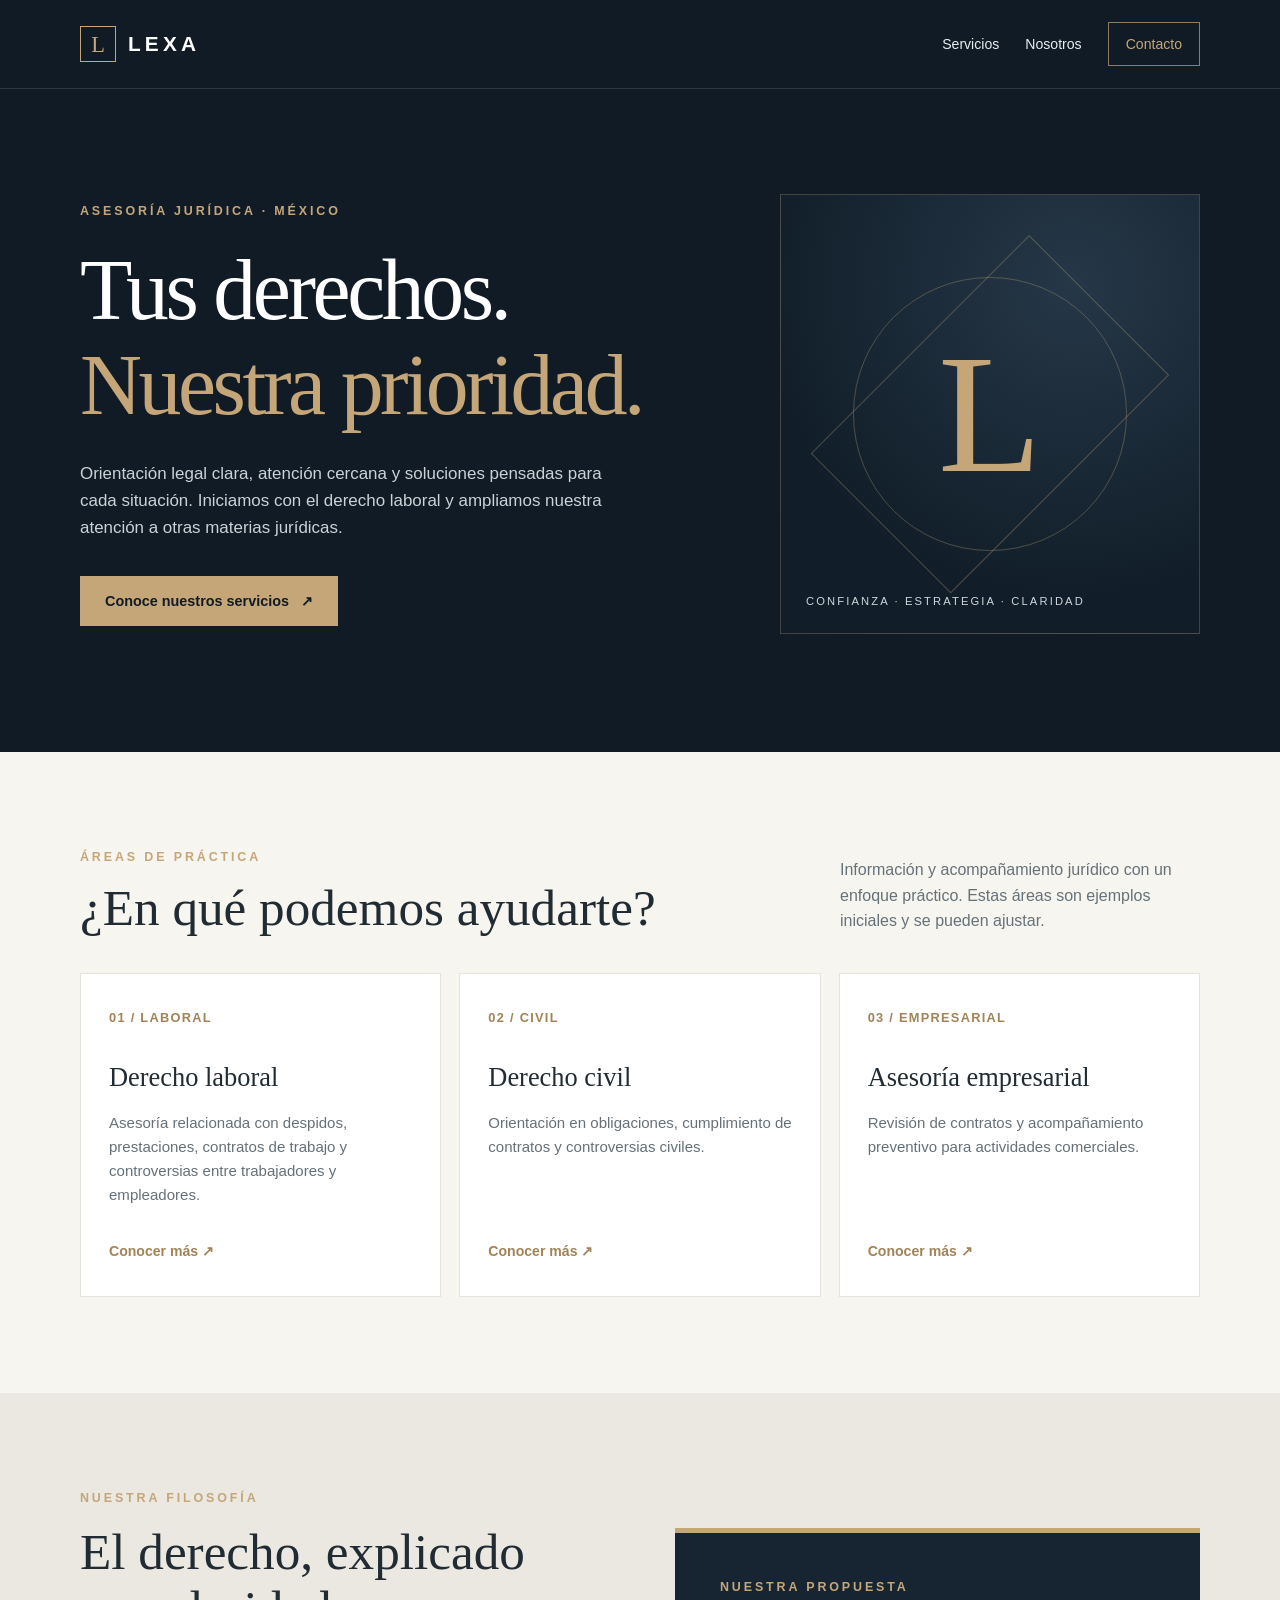
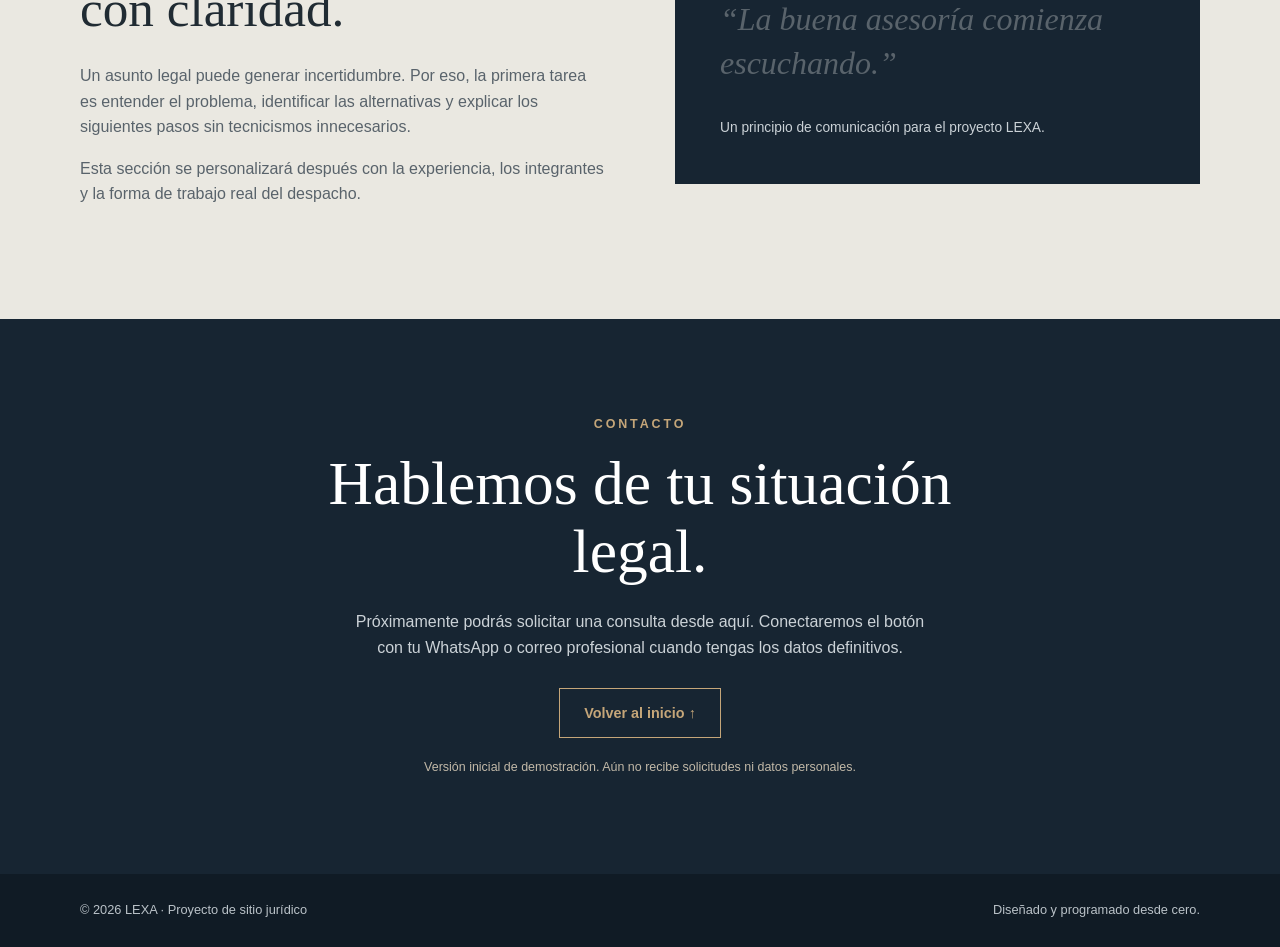
<file: index.html>
<!DOCTYPE html>
<html lang="es">
<head>
  <meta charset="UTF-8">
  <meta name="viewport" content="width=device-width, initial-scale=1.0">
  <meta name="description" content="LEXA: orientación y acompañamiento jurídico en asuntos laborales, civiles y empresariales en México.">
  <title>LEXA | Asesoría jurídica</title>
  <link rel="stylesheet" href="styles.css">
</head>
<body>
  <a class="skip" href="#contenido">Saltar al contenido</a>

  <header class="header" id="inicio">
    <div class="container header-inner">
      <a class="logo" href="#inicio" aria-label="LEXA, ir al inicio"><span class="logo-symbol">L</span>LEXA</a>
      <nav class="nav" aria-label="Navegación principal">
        <a href="#servicios">Servicios</a>
        <a href="#nosotros">Nosotros</a>
        <a class="nav-contact" href="#contacto">Contacto</a>
      </nav>
    </div>
  </header>

  <main id="contenido">
    <section class="hero" aria-labelledby="hero-title">
      <div class="container hero-inner">
        <div>
          <div class="eyebrow">Asesoría jurídica · México</div>
          <h1 id="hero-title">Tus derechos.<br><em>Nuestra prioridad.</em></h1>
          <p class="hero-text">Orientación legal clara, atención cercana y soluciones pensadas para cada situación. Iniciamos con el derecho laboral y ampliamos nuestra atención a otras materias jurídicas.</p>
          <a class="btn btn-primary" href="#servicios">Conoce nuestros servicios <span aria-hidden="true">↗</span></a>
        </div>
        <div class="hero-art" aria-hidden="true">
          <span class="art-letter">L</span>
          <span class="art-caption">Confianza · Estrategia · Claridad</span>
        </div>
      </div>
    </section>

    <section class="section" id="servicios" aria-labelledby="servicios-title">
      <div class="container">
        <div class="section-heading">
          <div><div class="eyebrow">Áreas de práctica</div><h2 id="servicios-title">¿En qué podemos ayudarte?</h2></div>
          <p>Información y acompañamiento jurídico con un enfoque práctico. Estas áreas son ejemplos iniciales y se pueden ajustar.</p>
        </div>
        <div class="services">
          <article class="service-card">
            <div class="service-number">01 / LABORAL</div>
            <h3>Derecho laboral</h3>
            <p>Asesoría relacionada con despidos, prestaciones, contratos de trabajo y controversias entre trabajadores y empleadores.</p>
            <a class="card-bottom" href="laboral.html">Conocer más ↗</a>
          </article>
          <article class="service-card">
            <div class="service-number">02 / CIVIL</div>
            <h3>Derecho civil</h3>
            <p>Orientación en obligaciones, cumplimiento de contratos y controversias civiles.</p>
            <a class="card-bottom" href="#contacto">Conocer más ↗</a>
          </article>
          <article class="service-card">
            <div class="service-number">03 / EMPRESARIAL</div>
            <h3>Asesoría empresarial</h3>
            <p>Revisión de contratos y acompañamiento preventivo para actividades comerciales.</p>
            <a class="card-bottom" href="#contacto">Conocer más ↗</a>
          </article>
        </div>
      </div>
    </section>

    <section class="section about" id="nosotros" aria-labelledby="nosotros-title">
      <div class="container about-inner">
        <div>
          <div class="eyebrow">Nuestra filosofía</div>
          <h2 id="nosotros-title">El derecho, explicado con claridad.</h2>
          <p>Un asunto legal puede generar incertidumbre. Por eso, la primera tarea es entender el problema, identificar las alternativas y explicar los siguientes pasos sin tecnicismos innecesarios.</p>
          <p>Esta sección se personalizará después con la experiencia, los integrantes y la forma de trabajo real del despacho.</p>
        </div>
        <div class="about-panel">
          <div class="eyebrow">Nuestra propuesta</div>
          <p class="quote">“La buena asesoría comienza escuchando.”</p>
          <p>Un principio de comunicación para el proyecto LEXA.</p>
        </div>
      </div>
    </section>

    <section class="section contact" id="contacto" aria-labelledby="contacto-title">
      <div class="container">
        <div class="eyebrow">Contacto</div>
        <h2 id="contacto-title">Hablemos de tu situación legal.</h2>
        <p>Próximamente podrás solicitar una consulta desde aquí. Conectaremos el botón con tu WhatsApp o correo profesional cuando tengas los datos definitivos.</p>
        <a class="btn btn-outline" href="#inicio">Volver al inicio ↑</a>
        <div class="contact-note">Versión inicial de demostración. Aún no recibe solicitudes ni datos personales.</div>
      </div>
    </section>
  </main>

  <footer class="footer">
    <div class="container footer-inner">
      <span>© 2026 LEXA · Proyecto de sitio jurídico</span>
      <span>Diseñado y programado desde cero.</span>
    </div>
  </footer>
</body>
</html>
</file>
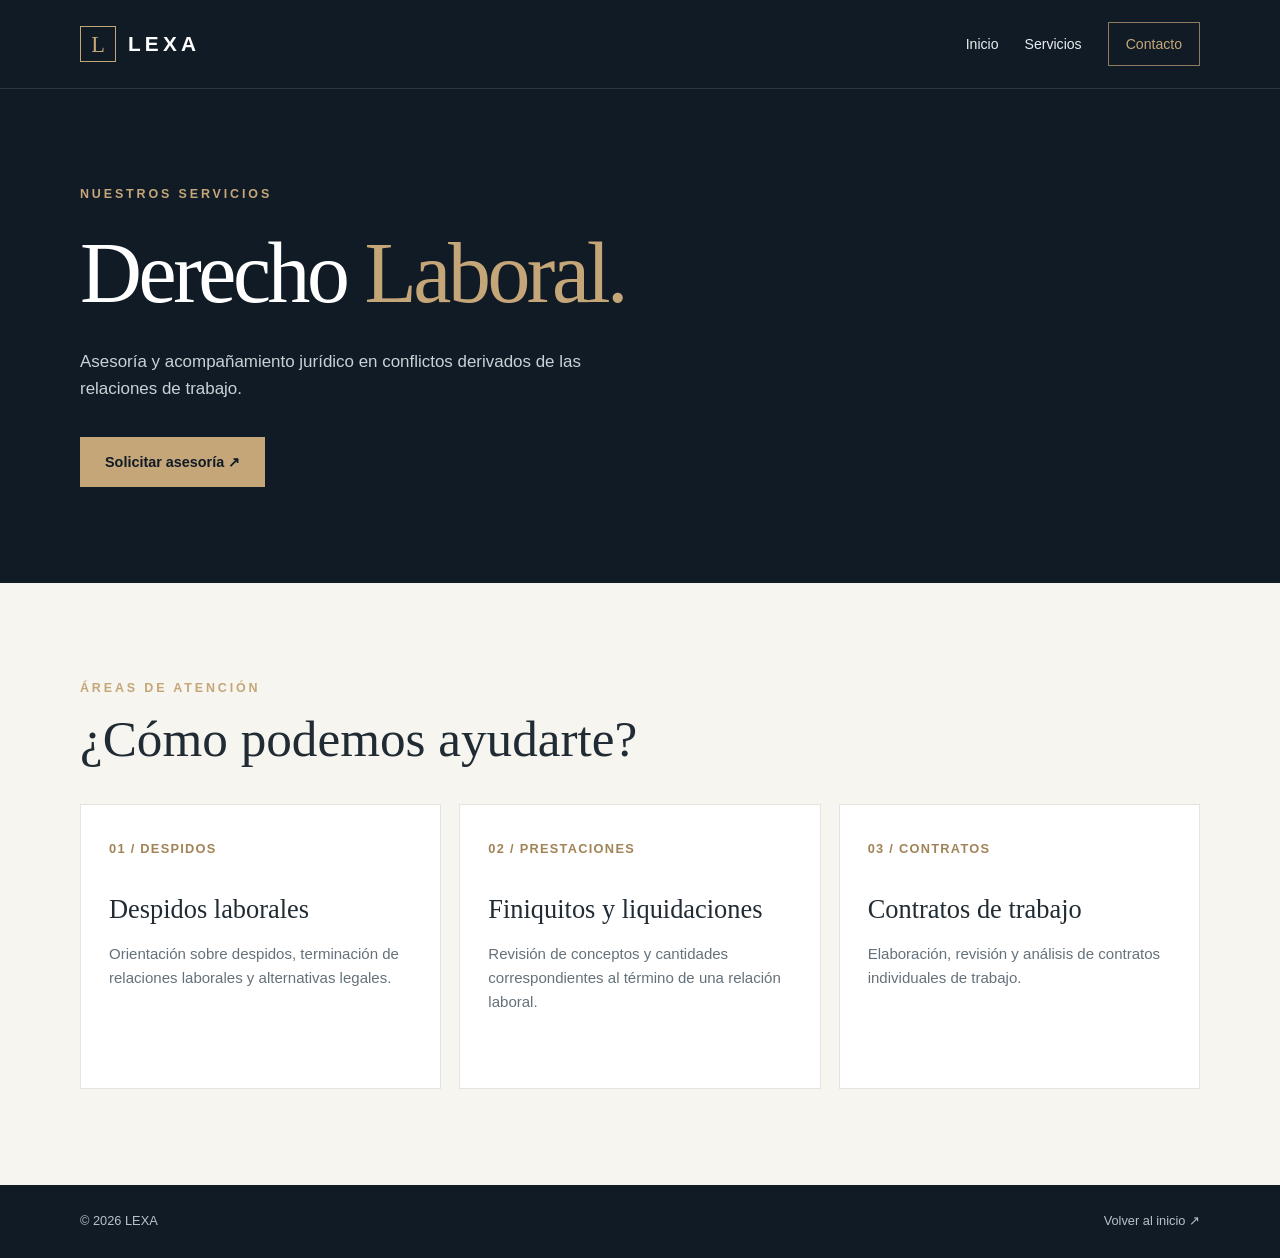
<file: laboral.html>
<!DOCTYPE html>
<html lang="es">
<head>
  <meta charset="UTF-8">
  <meta name="viewport" content="width=device-width, initial-scale=1.0">
  <meta name="description" content="Asesoría jurídica en materia laboral. Conoce los servicios de LEXA.">
  <title>Derecho Laboral | LEXA</title>
  <link rel="stylesheet" href="styles.css">
</head>

<body>
  <header class="header">
    <div class="container header-inner">
      <a class="logo" href="index.html">
        <span class="logo-symbol">L</span>LEXA
      </a>

      <nav class="nav" aria-label="Navegación principal">
        <a href="index.html">Inicio</a>
        <a href="index.html#servicios">Servicios</a>
        <a class="nav-contact" href="index.html#contacto">Contacto</a>
      </nav>
    </div>
  </header>

  <main id="contenido">
    <section class="hero section">
      <div class="container">
        <div class="eyebrow">Nuestros servicios</div>
        <h1>Derecho <em>Laboral.</em></h1>
        <p class="hero-text">
          Asesoría y acompañamiento jurídico en conflictos
          derivados de las relaciones de trabajo.
        </p>
        <a class="btn btn-primary" href="index.html#contacto">
          Solicitar asesoría ↗
        </a>
      </div>
    </section>

    <section class="section">
      <div class="container">
        <div class="section-heading">
          <div>
            <div class="eyebrow">Áreas de atención</div>
            <h2>¿Cómo podemos ayudarte?</h2>
          </div>
        </div>

        <div class="services">
          <article class="service-card">
            <div class="service-number">01 / DESPIDOS</div>
            <h3>Despidos laborales</h3>
            <p>
              Orientación sobre despidos, terminación de
              relaciones laborales y alternativas legales.
            </p>
          </article>

          <article class="service-card">
            <div class="service-number">02 / PRESTACIONES</div>
            <h3>Finiquitos y liquidaciones</h3>
            <p>
              Revisión de conceptos y cantidades
              correspondientes al término de una relación laboral.
            </p>
          </article>

          <article class="service-card">
            <div class="service-number">03 / CONTRATOS</div>
            <h3>Contratos de trabajo</h3>
            <p>
              Elaboración, revisión y análisis de contratos
              individuales de trabajo.
            </p>
          </article>
        </div>
      </div>
    </section>
  </main>

  <footer class="footer">
    <div class="container footer-inner">
      <span>© 2026 LEXA</span>
      <a href="index.html">Volver al inicio ↗</a>
    </div>
  </footer>
</body>
</html>
</file>
<file: styles.css>
:root {
      --navy: #172532;
      --navy-deep: #101b25;
      --paper: #f7f5ef;
      --white: #fff;
      --gold: #c5a679;
      --ink: #202b33;
      --muted: #65717a;
      --line: #e5e3dc;
    }

    * { box-sizing: border-box; }
    html { scroll-behavior: smooth; }
    body { margin: 0; font-family: -apple-system, BlinkMacSystemFont, "Segoe UI", Arial, sans-serif; background: var(--paper); color: var(--ink); line-height: 1.6; }
    a { color: inherit; text-decoration: none; }
    button, a { -webkit-tap-highlight-color: transparent; }
    a:focus-visible { outline: 3px solid var(--gold); outline-offset: 4px; }
    .container { width: min(1120px, calc(100% - 40px)); margin-inline: auto; }
    .skip { position: absolute; left: -9999px; top: 10px; background: white; color: black; padding: 8px; z-index: 10; }
    .skip:focus { left: 10px; }

    /* Encabezado y navegación */
    .header { background: var(--navy-deep); color: white; border-bottom: 1px solid rgba(255,255,255,.12); }
    .header-inner { min-height: 88px; display: flex; align-items: center; justify-content: space-between; gap: 24px; }
    .logo { display: inline-flex; align-items: center; gap: 12px; font-weight: 800; letter-spacing: .2em; font-size: 1.3rem; }
    .logo-symbol { display: grid; place-items: center; width: 36px; height: 36px; border: 1px solid var(--gold); color: var(--gold); font-family: Georgia, serif; font-size: 1.4rem; font-weight: 400; letter-spacing: 0; }
    .nav { display: flex; flex-wrap: wrap; align-items: center; gap: 26px; }
    .nav a { font-size: .88rem; color: #e8edf0; }
    .nav a:hover { color: var(--gold); }
    .nav .nav-contact { padding: 10px 17px; border: 1px solid rgba(197,166,121,.7); color: var(--gold); }

    /* Sección principal */
    .hero { background: var(--navy-deep); color: white; overflow: hidden; }
    .hero-inner { display: grid; grid-template-columns: 1.2fr .8fr; gap: 70px; align-items: center; padding-block: 105px 118px; }
    .eyebrow { font-size: .78rem; letter-spacing: .23em; text-transform: uppercase; font-weight: 700; color: var(--gold); }
    h1, h2, h3, p { margin-top: 0; }
    h1, h2 { font-family: Georgia, "Times New Roman", serif; font-weight: 400; line-height: 1.11; }
    h1 { font-size: clamp(3.1rem, 6.7vw, 5.8rem); letter-spacing: -.04em; margin: 21px 0 27px; }
    h1 em { color: var(--gold); font-style: normal; }
    .hero-text { max-width: 560px; color: #cbd2d7; font-size: 1.06rem; margin-bottom: 35px; }
    .btn { display: inline-flex; align-items: center; justify-content: center; gap: 12px; min-height: 50px; padding: 12px 24px; font-size: .9rem; font-weight: 700; border: 1px solid transparent; }
    .btn-primary { background: var(--gold); color: var(--navy-deep); }
    .btn-primary:hover { background: #d9bb90; }
    .btn-outline { border-color: var(--gold); color: var(--gold); }
    .btn-outline:hover { background: rgba(197,166,121,.1); }
    .hero-art { min-height: 440px; position: relative; display: grid; place-items: center; border: 1px solid rgba(197,166,121,.27); background: radial-gradient(circle at 70% 20%, #263747, #111e29 70%); }
    .hero-art::before, .hero-art::after { content: ""; position: absolute; border: 1px solid rgba(197,166,121,.33); }
    .hero-art::before { width: 65%; aspect-ratio: 1; border-radius: 50%; }
    .hero-art::after { width: 47%; height: 70%; transform: rotate(45deg); }
    .art-letter { position: relative; z-index: 1; font: 170px/.9 Georgia, serif; color: var(--gold); }
    .art-caption { position: absolute; left: 25px; bottom: 22px; font-size: .7rem; letter-spacing: .19em; text-transform: uppercase; color: #ced6db; }

    /* Contenido */
    section.section { padding-block: 96px; }
    .section-heading { display: flex; justify-content: space-between; gap: 35px; align-items: end; margin-bottom: 36px; }
    .section-heading h2 { font-size: clamp(2.2rem, 4vw, 3.7rem); margin: 12px 0 0; }
    .section-heading p { color: var(--muted); max-width: 360px; margin-bottom: 3px; }
    .services { display: grid; grid-template-columns: repeat(3, 1fr); gap: 18px; }
    .service-card { background: white; min-height: 285px; padding: 34px 28px; border: 1px solid var(--line); display: flex; flex-direction: column; }
    .service-number { font-size: .8rem; font-weight: 700; letter-spacing: .1em; color: #a18357; }
    .service-card h3 { font-family: Georgia, serif; font-size: 1.65rem; font-weight: 400; margin: 28px 0 12px; }
    .service-card p { color: var(--muted); font-size: .94rem; }
    .service-card .card-bottom { margin-top: auto; padding-top: 18px; color: #a18357; font-weight: 700; font-size: .88rem; }
    .about { background: #eae8e1; }
    .about-inner { display: grid; grid-template-columns: 1fr 1fr; gap: 70px; align-items: center; }
    .about h2 { font-size: clamp(2.2rem, 4vw, 3.6rem); margin: 15px 0 25px; }
    .about p { color: #59636b; }
    .about-panel { padding: 45px; background: var(--navy); color: white; border-top: 5px solid var(--gold); }
    .about-panel .quote { font: italic 2rem/1.35 Georgia, serif; }
    .about-panel p:last-child { color: #cbd2d7; margin: 22px 0 0; font-size: .86rem; }
    .contact { background: var(--navy); color: white; text-align: center; }
    .contact h2 { font-size: clamp(2.3rem, 4.8vw, 4.1rem); max-width: 770px; margin: 14px auto 24px; }
    .contact p { max-width: 570px; margin: 0 auto 28px; color: #cbd2d7; }
    .contact-note { font-size: .78rem; color: #c2b9a8; margin-top: 20px; }
    .footer { background: var(--navy-deep); color: #bac2c8; padding-block: 26px; }
    .footer-inner { display: flex; justify-content: space-between; gap: 15px; flex-wrap: wrap; font-size: .8rem; }

    @media (max-width: 850px) {
      .hero-inner { grid-template-columns: 1fr; gap: 40px; padding-block: 75px; }
      .hero-art { min-height: 280px; }
      .art-letter { font-size: 120px; }
      .services { grid-template-columns: 1fr 1fr; }
      .about-inner { grid-template-columns: 1fr; gap: 30px; }
    }
    @media (max-width: 600px) {
      .header-inner { padding-block: 20px; flex-direction: column; align-items: flex-start; }
      .nav { gap: 16px; }
      .nav a { font-size: .8rem; }
      .hero-inner { padding-block: 62px; }
      .hero-art { display: none; }
      section.section { padding-block: 65px; }
      .section-heading { display: block; }
      .services { grid-template-columns: 1fr; }
      .service-card { min-height: 235px; }
      .about-panel { padding: 30px; }
      .about-panel .quote { font-size: 1.6rem; }
    }
    @media (prefers-reduced-motion: reduce) { html { scroll-behavior: auto; } }
</file>
